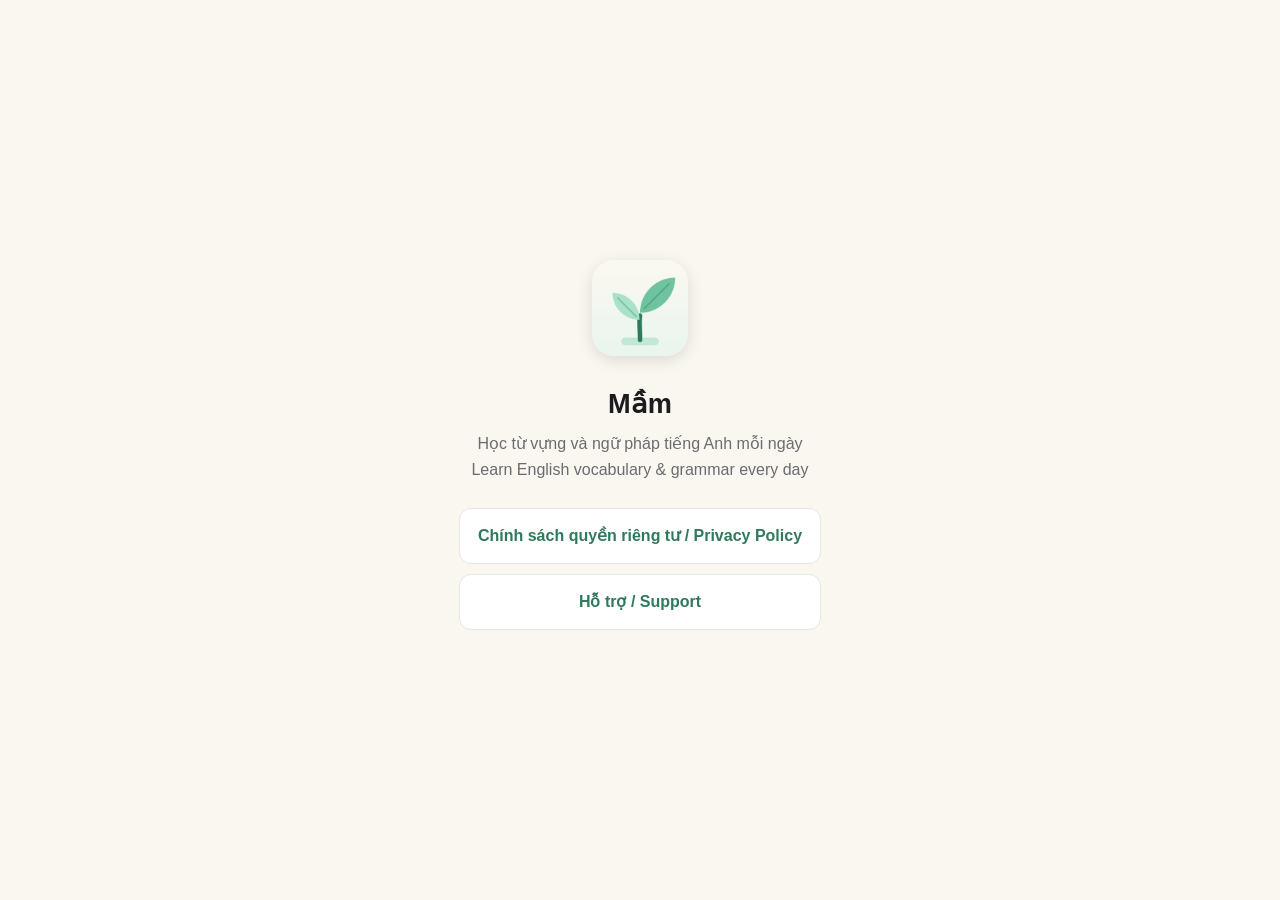
<file: index.html>
<!DOCTYPE html>
<html lang="vi">
<head>
<meta charset="UTF-8">
<meta name="viewport" content="width=device-width, initial-scale=1">
<title>Mầm — Từ vựng & Ngữ pháp tiếng Anh</title>
<link rel="icon" href="./icon.png">
<link rel="stylesheet" href="./style.css">
</head>
<body class="home">
<div class="wrap">
  <img src="./icon.png" alt="Biểu tượng ứng dụng Mầm">
  <h1>Mầm</h1>
  <p>Học từ vựng và ngữ pháp tiếng Anh mỗi ngày<br>Learn English vocabulary &amp; grammar every day</p>
  <a class="link" href="./privacy.html">Chính sách quyền riêng tư / Privacy Policy</a>
  <a class="link" href="./support.html">Hỗ trợ / Support</a>
</div>
</body>
</html>
</file>
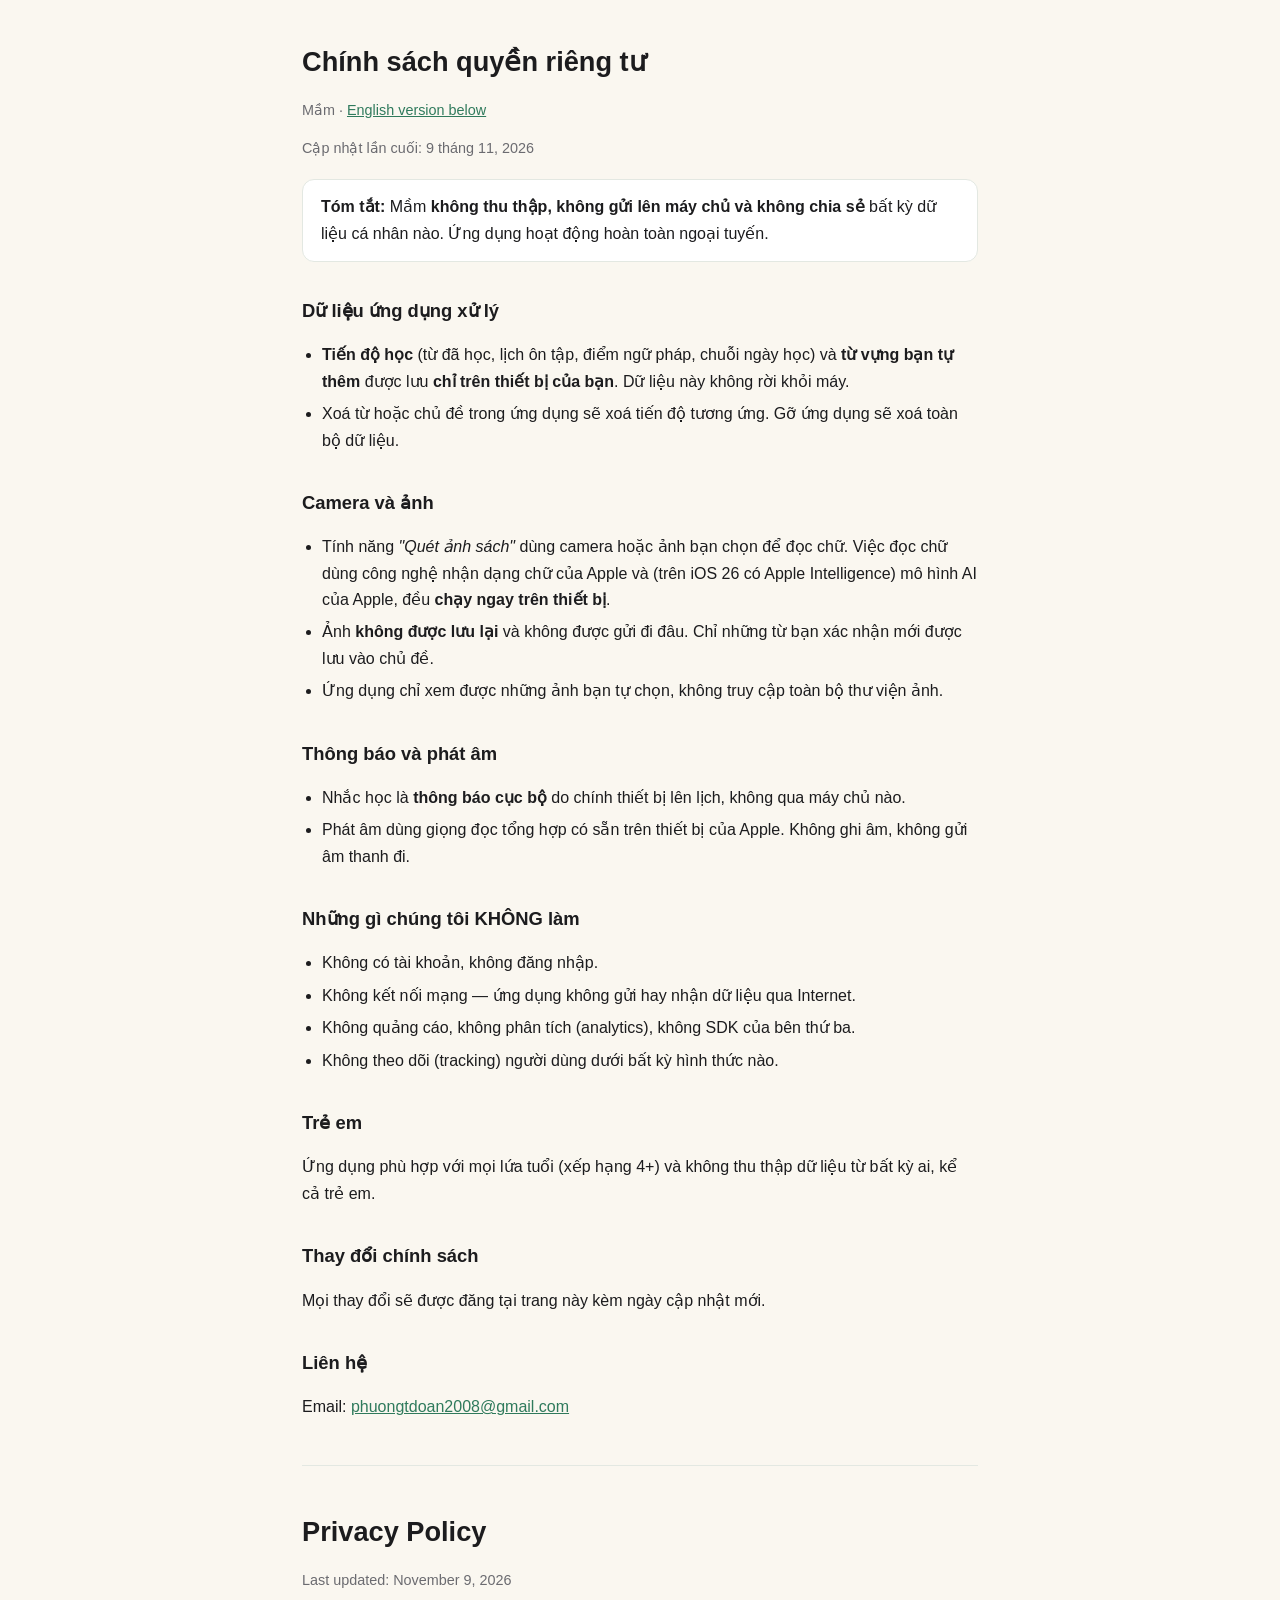
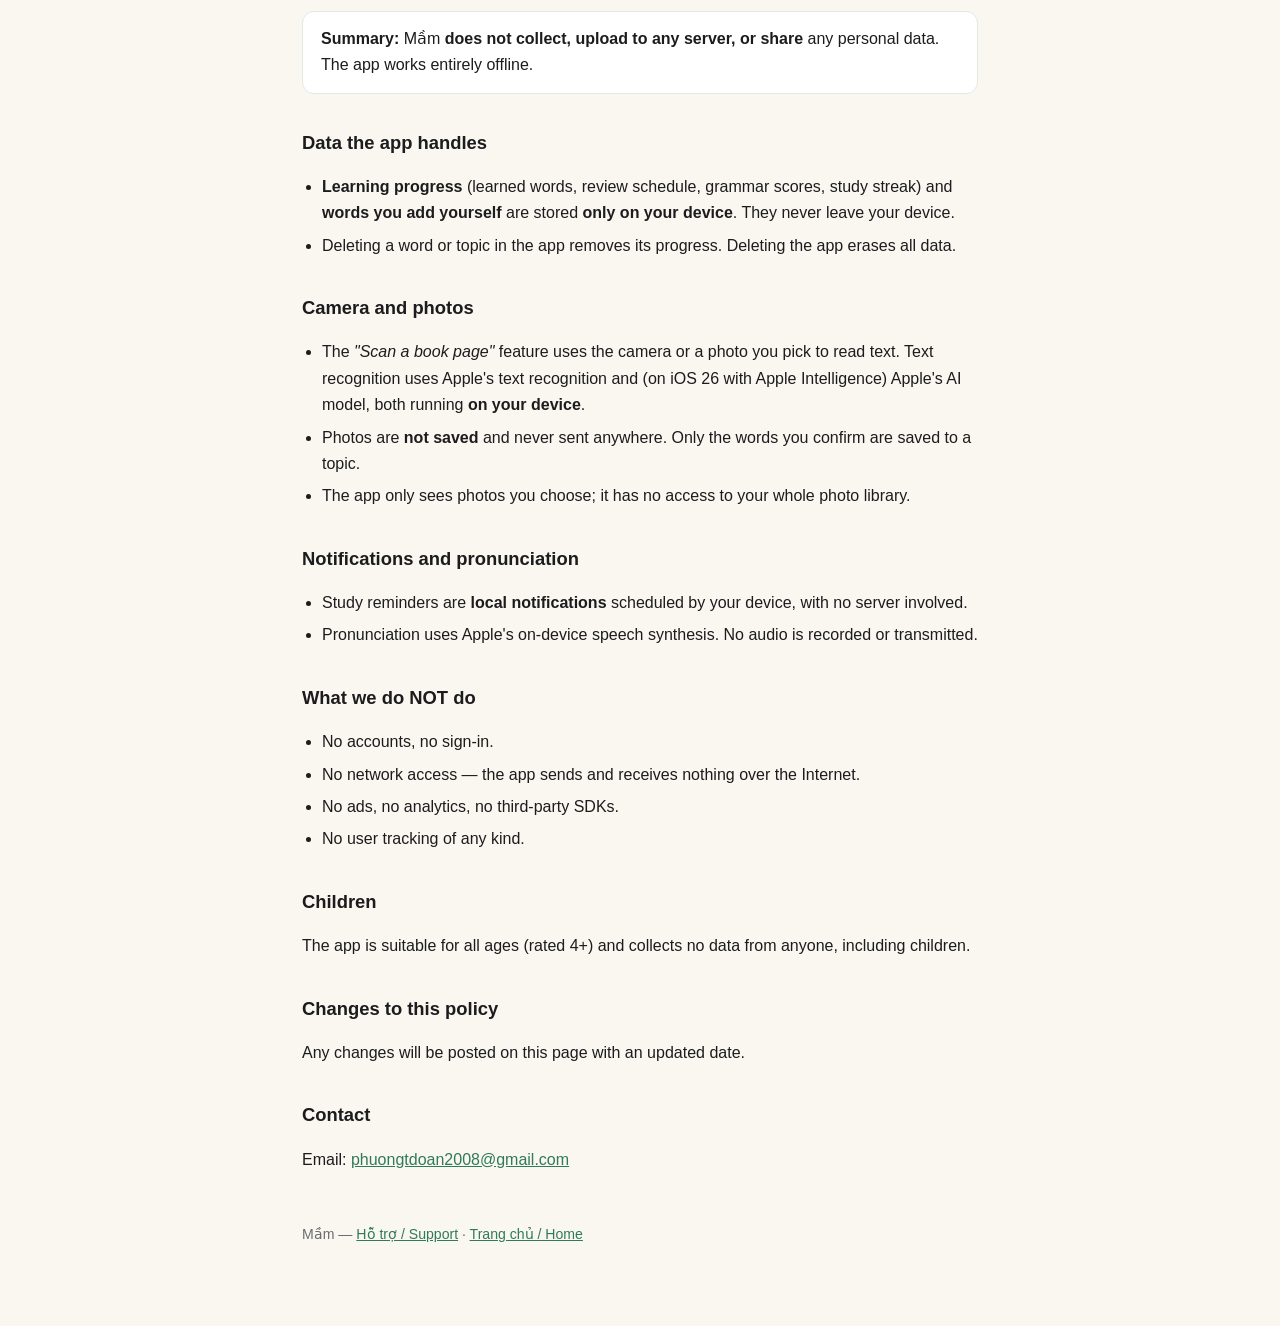
<file: privacy.html>
<!DOCTYPE html>
<html lang="vi">
<head>
<meta charset="UTF-8">
<meta name="viewport" content="width=device-width, initial-scale=1">
<title>Chính sách quyền riêng tư — Mầm</title>
<link rel="icon" href="./icon.png">
<link rel="stylesheet" href="./style.css">
</head>
<body>
<div class="wrap">

  <h1>Chính sách quyền riêng tư</h1>
  <p class="muted">Mầm · <a href="#en">English version below</a></p>
  <p class="muted">Cập nhật lần cuối: 9 tháng 11, 2026</p>

  <div class="card">
    <strong>Tóm tắt:</strong> Mầm <strong>không thu thập, không gửi lên máy chủ và không chia sẻ</strong>
    bất kỳ dữ liệu cá nhân nào. Ứng dụng hoạt động hoàn toàn ngoại tuyến.
  </div>

  <h2>Dữ liệu ứng dụng xử lý</h2>
  <ul>
    <li><strong>Tiến độ học</strong> (từ đã học, lịch ôn tập, điểm ngữ pháp, chuỗi ngày học) và
      <strong>từ vựng bạn tự thêm</strong> được lưu <strong>chỉ trên thiết bị của bạn</strong>. Dữ liệu này không rời khỏi máy.</li>
    <li>Xoá từ hoặc chủ đề trong ứng dụng sẽ xoá tiến độ tương ứng. Gỡ ứng dụng sẽ xoá toàn bộ dữ liệu.</li>
  </ul>

  <h2>Camera và ảnh</h2>
  <ul>
    <li>Tính năng <em>"Quét ảnh sách"</em> dùng camera hoặc ảnh bạn chọn để đọc chữ. Việc đọc chữ dùng công nghệ
      nhận dạng chữ của Apple và (trên iOS 26 có Apple Intelligence) mô hình AI của Apple, đều
      <strong>chạy ngay trên thiết bị</strong>.</li>
    <li>Ảnh <strong>không được lưu lại</strong> và không được gửi đi đâu. Chỉ những từ bạn xác nhận mới được lưu vào chủ đề.</li>
    <li>Ứng dụng chỉ xem được những ảnh bạn tự chọn, không truy cập toàn bộ thư viện ảnh.</li>
  </ul>

  <h2>Thông báo và phát âm</h2>
  <ul>
    <li>Nhắc học là <strong>thông báo cục bộ</strong> do chính thiết bị lên lịch, không qua máy chủ nào.</li>
    <li>Phát âm dùng giọng đọc tổng hợp có sẵn trên thiết bị của Apple. Không ghi âm, không gửi âm thanh đi.</li>
  </ul>

  <h2>Những gì chúng tôi KHÔNG làm</h2>
  <ul>
    <li>Không có tài khoản, không đăng nhập.</li>
    <li>Không kết nối mạng — ứng dụng không gửi hay nhận dữ liệu qua Internet.</li>
    <li>Không quảng cáo, không phân tích (analytics), không SDK của bên thứ ba.</li>
    <li>Không theo dõi (tracking) người dùng dưới bất kỳ hình thức nào.</li>
  </ul>

  <h2>Trẻ em</h2>
  <p>Ứng dụng phù hợp với mọi lứa tuổi (xếp hạng 4+) và không thu thập dữ liệu từ bất kỳ ai, kể cả trẻ em.</p>

  <h2>Thay đổi chính sách</h2>
  <p>Mọi thay đổi sẽ được đăng tại trang này kèm ngày cập nhật mới.</p>

  <h2>Liên hệ</h2>
  <p>Email: <a href="mailto:phuongtdoan2008@gmail.com">phuongtdoan2008@gmail.com</a></p>

  <hr>

  <h1 id="en">Privacy Policy</h1>
  <p class="muted">Last updated: November 9, 2026</p>

  <div class="card">
    <strong>Summary:</strong> Mầm <strong>does not collect, upload to any server, or share</strong>
    any personal data. The app works entirely offline.
  </div>

  <h2>Data the app handles</h2>
  <ul>
    <li><strong>Learning progress</strong> (learned words, review schedule, grammar scores, study streak) and
      <strong>words you add yourself</strong> are stored <strong>only on your device</strong>. They never leave your device.</li>
    <li>Deleting a word or topic in the app removes its progress. Deleting the app erases all data.</li>
  </ul>

  <h2>Camera and photos</h2>
  <ul>
    <li>The <em>"Scan a book page"</em> feature uses the camera or a photo you pick to read text. Text recognition uses
      Apple's text recognition and (on iOS 26 with Apple Intelligence) Apple's AI model, both running
      <strong>on your device</strong>.</li>
    <li>Photos are <strong>not saved</strong> and never sent anywhere. Only the words you confirm are saved to a topic.</li>
    <li>The app only sees photos you choose; it has no access to your whole photo library.</li>
  </ul>

  <h2>Notifications and pronunciation</h2>
  <ul>
    <li>Study reminders are <strong>local notifications</strong> scheduled by your device, with no server involved.</li>
    <li>Pronunciation uses Apple's on-device speech synthesis. No audio is recorded or transmitted.</li>
  </ul>

  <h2>What we do NOT do</h2>
  <ul>
    <li>No accounts, no sign-in.</li>
    <li>No network access — the app sends and receives nothing over the Internet.</li>
    <li>No ads, no analytics, no third-party SDKs.</li>
    <li>No user tracking of any kind.</li>
  </ul>

  <h2>Children</h2>
  <p>The app is suitable for all ages (rated 4+) and collects no data from anyone, including children.</p>

  <h2>Changes to this policy</h2>
  <p>Any changes will be posted on this page with an updated date.</p>

  <h2>Contact</h2>
  <p>Email: <a href="mailto:phuongtdoan2008@gmail.com">phuongtdoan2008@gmail.com</a></p>

  <footer>Mầm — <a href="./support.html">Hỗ trợ / Support</a> · <a href="./">Trang chủ / Home</a></footer>

</div>
</body>
</html>
</file>
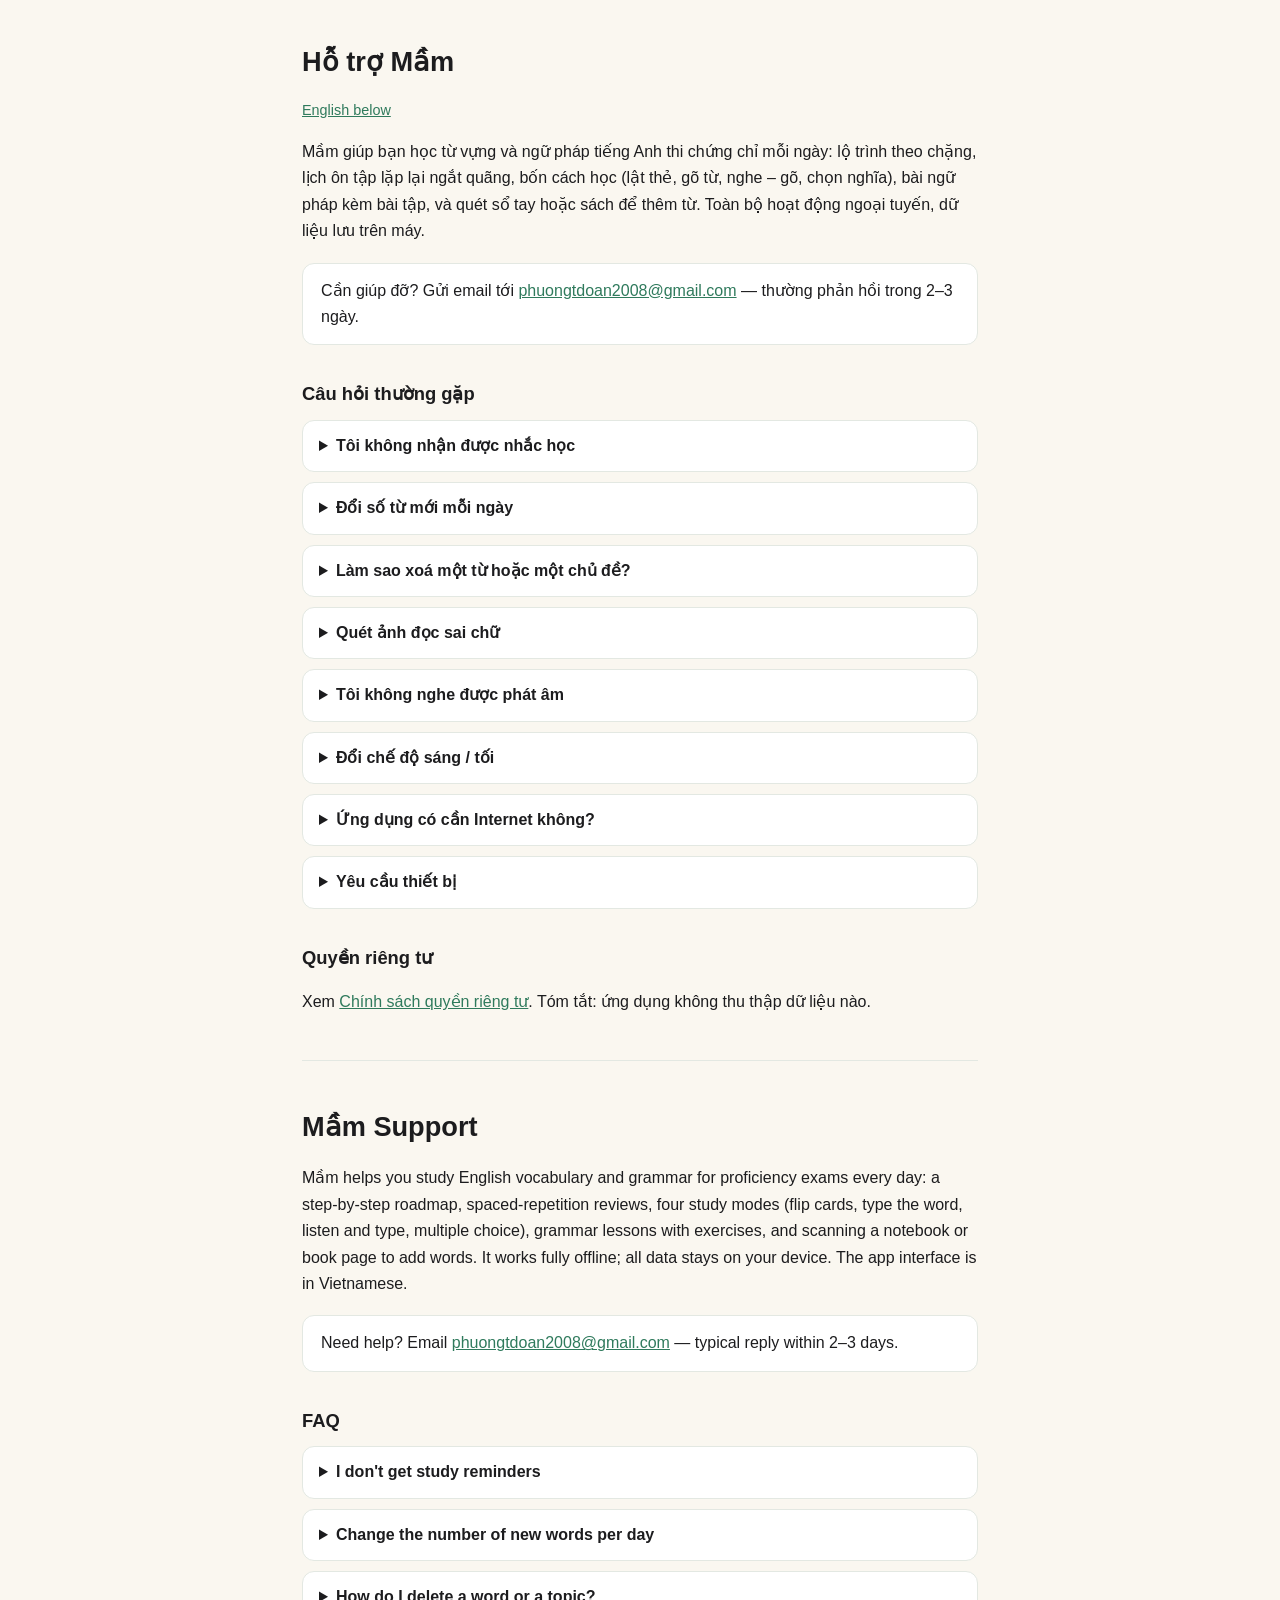
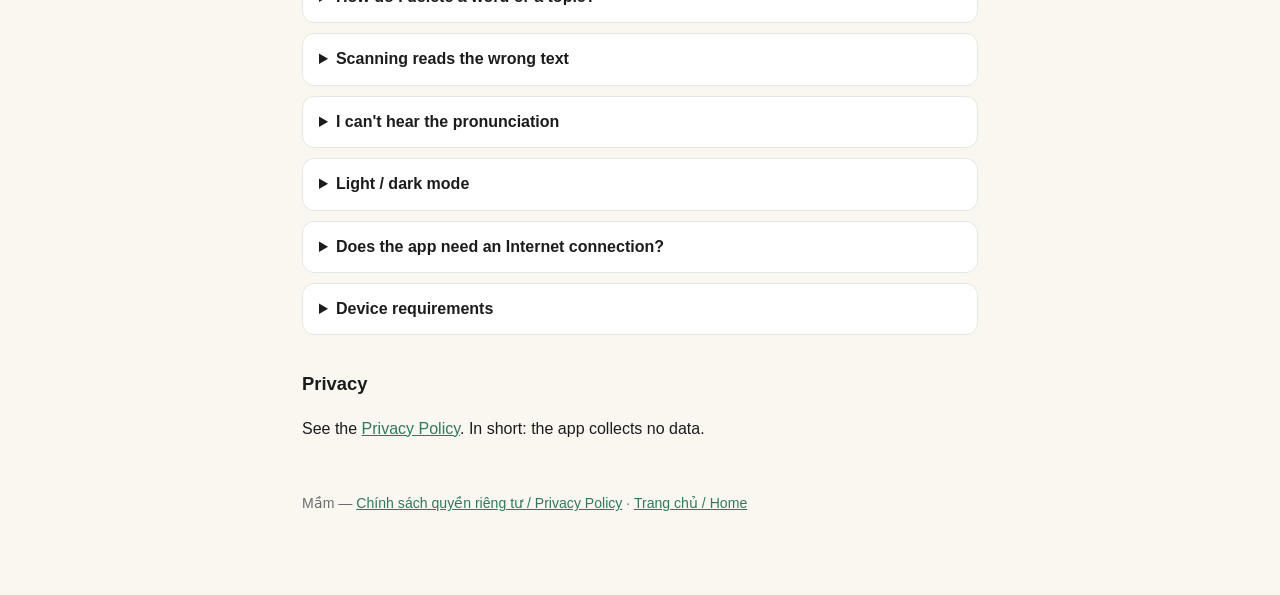
<file: support.html>
<!DOCTYPE html>
<html lang="vi">
<head>
<meta charset="UTF-8">
<meta name="viewport" content="width=device-width, initial-scale=1">
<title>Hỗ trợ — Mầm</title>
<link rel="icon" href="./icon.png">
<link rel="stylesheet" href="./style.css">
</head>
<body>
<div class="wrap">

  <h1>Hỗ trợ Mầm</h1>
  <p class="muted"><a href="#en">English below</a></p>

  <p>Mầm giúp bạn học từ vựng và ngữ pháp tiếng Anh thi chứng chỉ mỗi ngày: lộ trình theo chặng, lịch ôn tập
  lặp lại ngắt quãng, bốn cách học (lật thẻ, gõ từ, nghe – gõ, chọn nghĩa), bài ngữ pháp kèm bài tập,
  và quét sổ tay hoặc sách để thêm từ. Toàn bộ hoạt động ngoại tuyến, dữ liệu lưu trên máy.</p>

  <div class="card">
    Cần giúp đỡ? Gửi email tới
    <a href="mailto:phuongtdoan2008@gmail.com">phuongtdoan2008@gmail.com</a> —
    thường phản hồi trong 2–3 ngày.
  </div>

  <h2>Câu hỏi thường gặp</h2>

  <details>
    <summary>Tôi không nhận được nhắc học</summary>
    <p>Mở <strong>Cài đặt</strong> trong app (biểu tượng bánh răng ở màn Hôm nay) ▸ chọn <strong>Giờ nhắc học</strong>
    ▸ bấm <strong>Bật thông báo</strong> (nút này chỉ hiện khi thông báo chưa được bật). Nếu trước đó đã từ chối, hãy bật lại trong
    <strong>Cài đặt iPhone ▸ Thông báo ▸ Mầm</strong>. App không nhắc vào ngày bạn đã học xong.</p>
  </details>

  <details>
    <summary>Đổi số từ mới mỗi ngày</summary>
    <p><strong>Cài đặt</strong> trong app ▸ mục <strong>Mỗi ngày</strong> ▸ chỉnh <strong>Từ mới</strong> và
    <strong>Từ ôn tối đa</strong>.</p>
  </details>

  <details>
    <summary>Làm sao xoá một từ hoặc một chủ đề?</summary>
    <p>Trong tab <strong>Chủ đề</strong>: vuốt dòng sang trái, hoặc nhấn giữ rồi chọn <strong>Xoá</strong>.
    Khi sửa một từ, cuối màn hình cũng có nút <strong>Xoá từ</strong>. Thao tác này xoá luôn tiến độ học và không thể hoàn tác.</p>
  </details>

  <details>
    <summary>Quét ảnh đọc sai chữ</summary>
    <p>Chụp thẳng, đủ sáng, mỗi từ một dòng theo dạng <em>từ (loại từ): nghĩa</em> sẽ cho kết quả tốt nhất.
    Bạn luôn xem và sửa được từng dòng trước khi lưu. Gợi ý sửa chữ bằng AI chỉ có trên iPhone chạy iOS 26
    có bật Apple Intelligence.</p>
  </details>

  <details>
    <summary>Tôi không nghe được phát âm</summary>
    <p>Kiểm tra nút gạt im lặng và âm lượng. Có thể đổi giọng đọc trong <strong>Cài đặt</strong> app ▸ mục
    <strong>Phát âm</strong>; muốn có giọng hay hơn, tải thêm giọng tiếng Anh trong
    <strong>Cài đặt iPhone ▸ Trợ năng ▸ Nội dung nói ▸ Giọng nói</strong>.</p>
  </details>

  <details>
    <summary>Đổi chế độ sáng / tối</summary>
    <p><strong>Cài đặt</strong> trong app ▸ mục <strong>Giao diện</strong> (Hệ thống / Sáng / Tối).</p>
  </details>

  <details>
    <summary>Ứng dụng có cần Internet không?</summary>
    <p>Không. Mầm chạy hoàn toàn ngoại tuyến và không gửi dữ liệu đi đâu.</p>
  </details>

  <details>
    <summary>Yêu cầu thiết bị</summary>
    <p>iPhone chạy iOS 18.0 trở lên. Gợi ý AI khi quét ảnh cần iOS 26 và Apple Intelligence.</p>
  </details>

  <h2>Quyền riêng tư</h2>
  <p>Xem <a href="./privacy.html">Chính sách quyền riêng tư</a>. Tóm tắt: ứng dụng không thu thập dữ liệu nào.</p>

  <hr>

  <h1 id="en">Mầm Support</h1>

  <p>Mầm helps you study English vocabulary and grammar for proficiency exams every day: a step-by-step roadmap,
  spaced-repetition reviews, four study modes (flip cards, type the word, listen and type, multiple choice),
  grammar lessons with exercises, and scanning a notebook or book page to add words. It works fully offline;
  all data stays on your device. The app interface is in Vietnamese.</p>

  <div class="card">
    Need help? Email <a href="mailto:phuongtdoan2008@gmail.com">phuongtdoan2008@gmail.com</a> —
    typical reply within 2–3 days.
  </div>

  <h2>FAQ</h2>

  <details>
    <summary>I don't get study reminders</summary>
    <p>Open <strong>Settings</strong> in the app (gear icon on the Today screen) ▸ set <strong>Giờ nhắc học</strong> (reminder time)
    ▸ tap <strong>Bật thông báo</strong> (enable notifications; shown only while notifications are off). If you declined before, turn them on in
    <strong>iPhone Settings ▸ Notifications ▸ Mầm</strong>. No reminder is sent on days you've already studied.</p>
  </details>

  <details>
    <summary>Change the number of new words per day</summary>
    <p>App <strong>Settings</strong> ▸ <strong>Mỗi ngày</strong> (daily) section ▸ adjust <strong>Từ mới</strong> (new words) and
    <strong>Từ ôn tối đa</strong> (max reviews).</p>
  </details>

  <details>
    <summary>How do I delete a word or a topic?</summary>
    <p>In the <strong>Chủ đề</strong> (topics) tab, swipe a row left, or long-press it and choose <strong>Xoá</strong> (delete).
    When editing a word there is also a <strong>Xoá từ</strong> (delete word) button. This also removes its progress and cannot be undone.</p>
  </details>

  <details>
    <summary>Scanning reads the wrong text</summary>
    <p>Shoot straight on, in good light, with one word per line like <em>word (type): meaning</em>.
    You can always review and fix each line before saving. AI suggestions require iOS 26 with Apple Intelligence.</p>
  </details>

  <details>
    <summary>I can't hear the pronunciation</summary>
    <p>Check the silent switch and volume. You can change the voice in app <strong>Settings</strong> ▸
    <strong>Phát âm</strong> (pronunciation); for better voices, download an English voice in
    <strong>iPhone Settings ▸ Accessibility ▸ Spoken Content ▸ Voices</strong>.</p>
  </details>

  <details>
    <summary>Light / dark mode</summary>
    <p>App <strong>Settings</strong> ▸ <strong>Giao diện</strong> (appearance): Hệ thống / Sáng / Tối (system / light / dark).</p>
  </details>

  <details>
    <summary>Does the app need an Internet connection?</summary>
    <p>No. Mầm runs entirely offline and sends no data anywhere.</p>
  </details>

  <details>
    <summary>Device requirements</summary>
    <p>iPhone running iOS 18.0 or later. AI suggestions when scanning require iOS 26 with Apple Intelligence.</p>
  </details>

  <h2>Privacy</h2>
  <p>See the <a href="./privacy.html">Privacy Policy</a>. In short: the app collects no data.</p>

  <footer>Mầm — <a href="./privacy.html">Chính sách quyền riêng tư / Privacy Policy</a> · <a href="./">Trang chủ / Home</a></footer>

</div>
</body>
</html>
</file>
<file: style.css>
:root {
  --bg: #faf7f0; --fg: #1c1c1e; --muted: #6b6b70;
  --accent: #2f7a5c; --card: #ffffff; --border: #e3e8e2;
}
@media (prefers-color-scheme: dark) {
  :root {
    --bg: #0f1613; --fg: #f2f2f5; --muted: #9aa39e;
    --accent: #a8e2c9; --card: #18221e; --border: #2a3632;
  }
}
* { box-sizing: border-box; }
body {
  margin: 0; background: var(--bg); color: var(--fg);
  font: 16px/1.65 -apple-system, BlinkMacSystemFont, "Segoe UI", Roboto, sans-serif;
  -webkit-text-size-adjust: 100%;
}
.wrap { max-width: 720px; margin: 0 auto; padding: 40px 22px 80px; }
h1 { font-size: 1.7rem; margin: 0 0 4px; }
h2 { font-size: 1.15rem; margin: 34px 0 10px; }
a { color: var(--accent); }
hr { border: 0; border-top: 1px solid var(--border); margin: 44px 0; }
ul, ol { padding-left: 20px; }
li { margin: 6px 0; }
.muted { color: var(--muted); font-size: .9rem; }
.card { background: var(--card); border: 1px solid var(--border); border-radius: 12px; padding: 14px 18px; margin: 18px 0; }
details { background: var(--card); border: 1px solid var(--border); border-radius: 12px; padding: 12px 16px; margin: 10px 0; }
summary { cursor: pointer; font-weight: 600; }
footer { margin-top: 50px; color: var(--muted); font-size: .88rem; }

/* Trang chủ */
.home { display: flex; min-height: 100vh; align-items: center; justify-content: center; }
.home .wrap { max-width: 460px; text-align: center; padding: 40px 24px; }
.home img { width: 96px; height: 96px; border-radius: 22px; margin-bottom: 18px; box-shadow: 0 4px 16px rgba(0,0,0,.12); }
.home p { color: var(--muted); margin: 0 0 24px; }
a.link {
  display: block; padding: 14px 18px; margin: 10px 0;
  background: var(--card); border: 1px solid var(--border); border-radius: 12px;
  text-decoration: none; font-weight: 600;
}
a.link:hover { border-color: var(--accent); }
</file>
